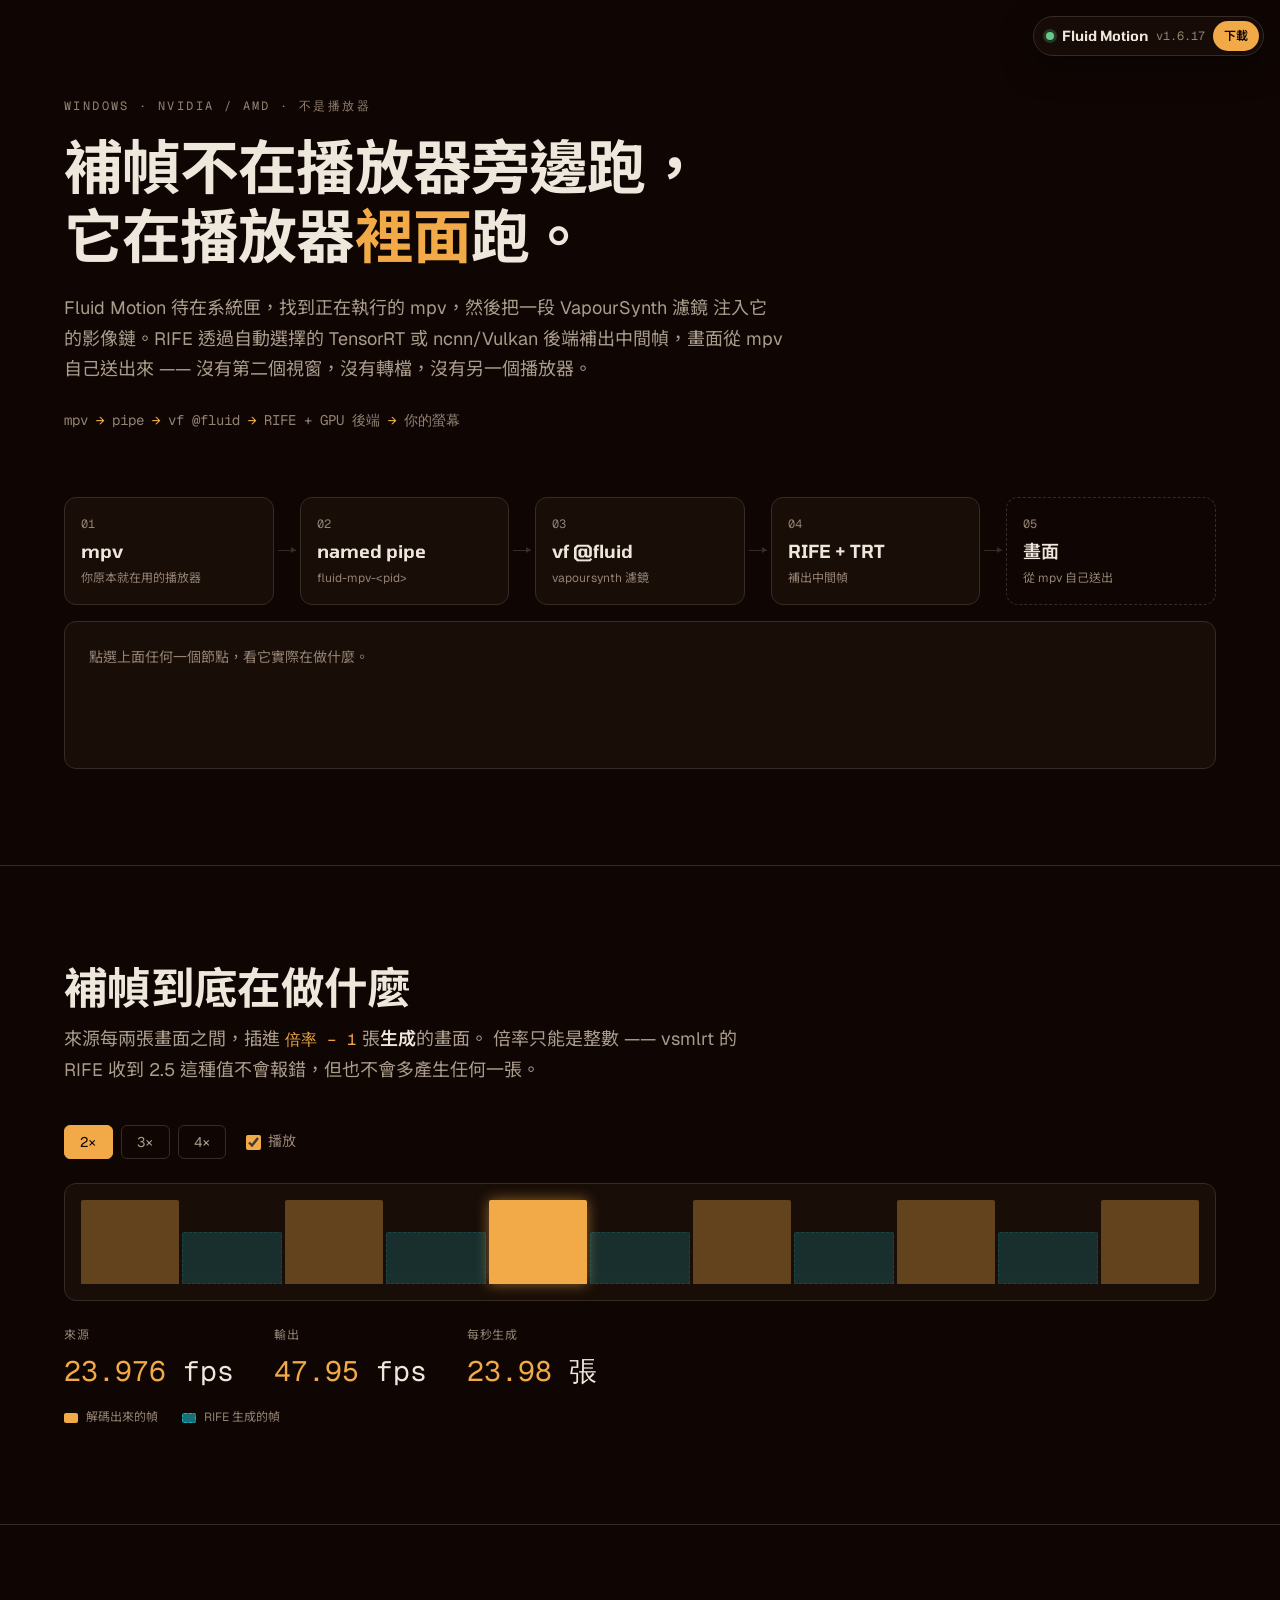
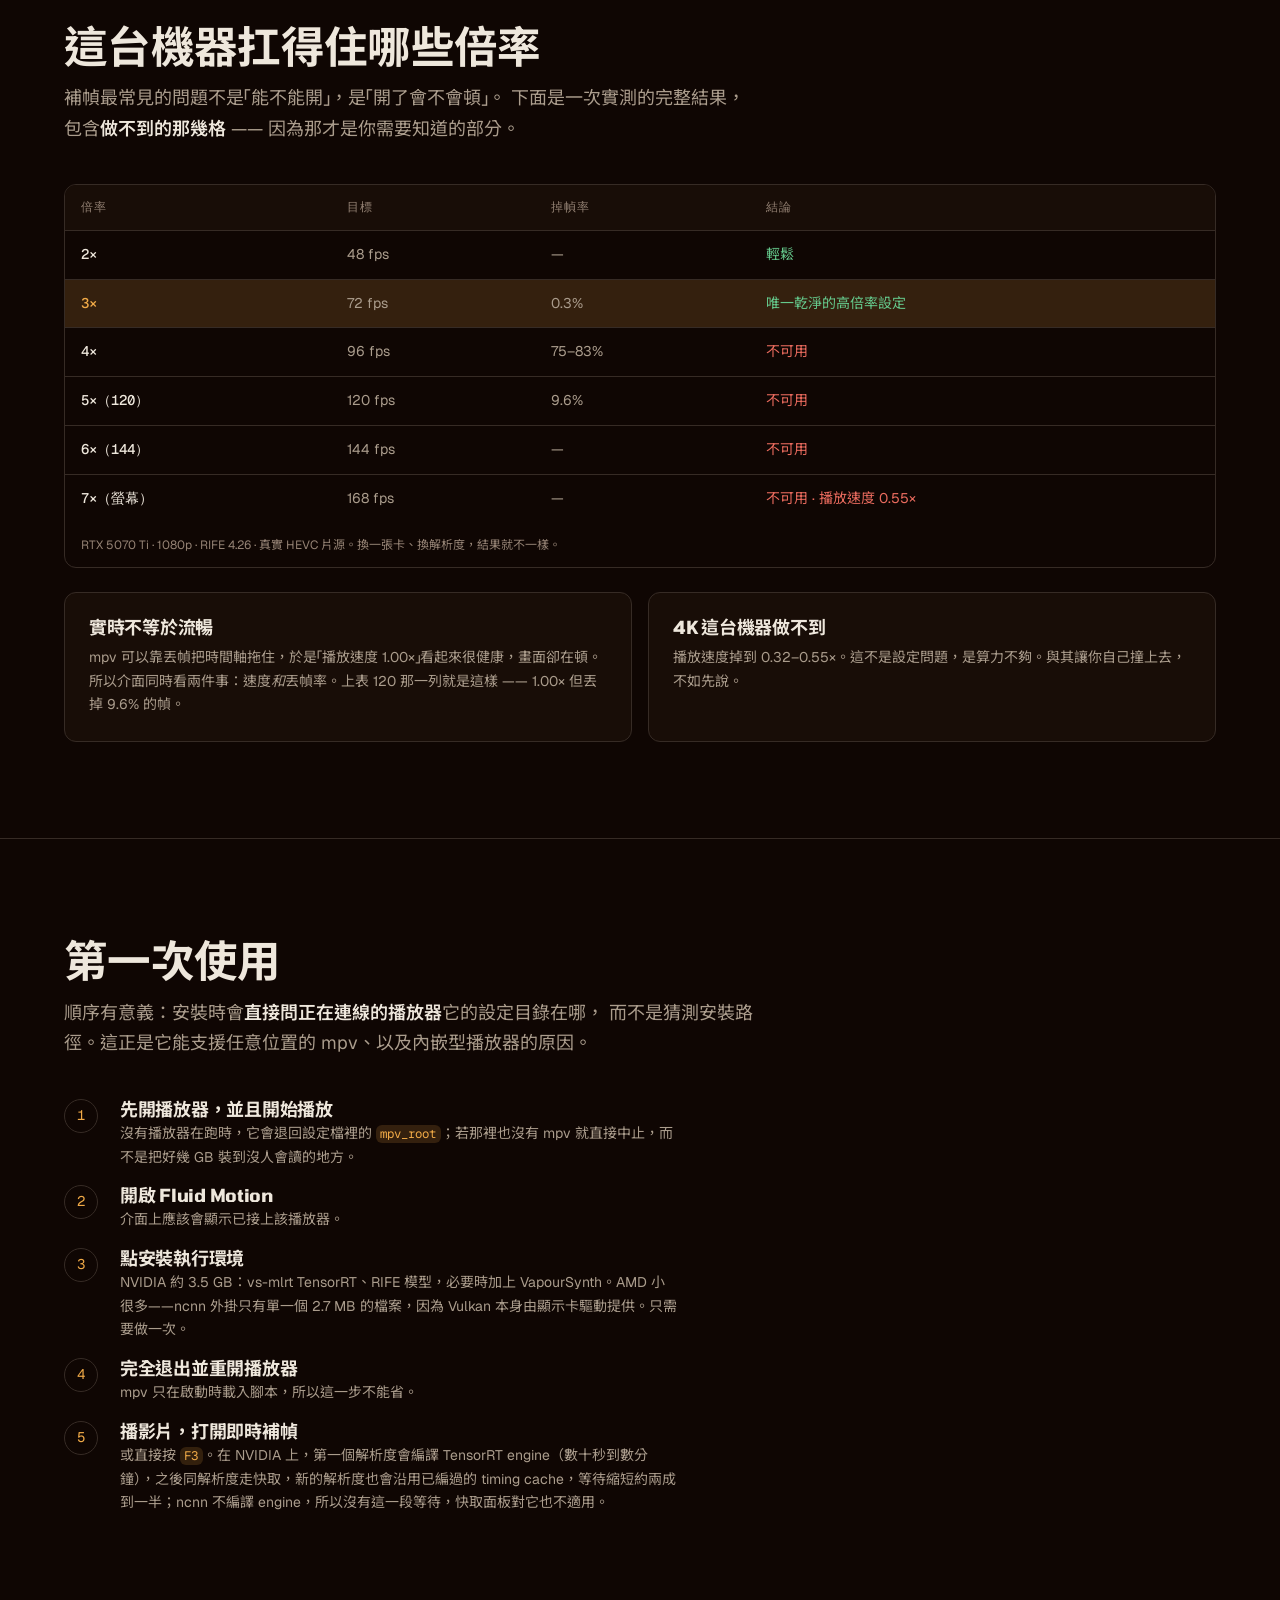
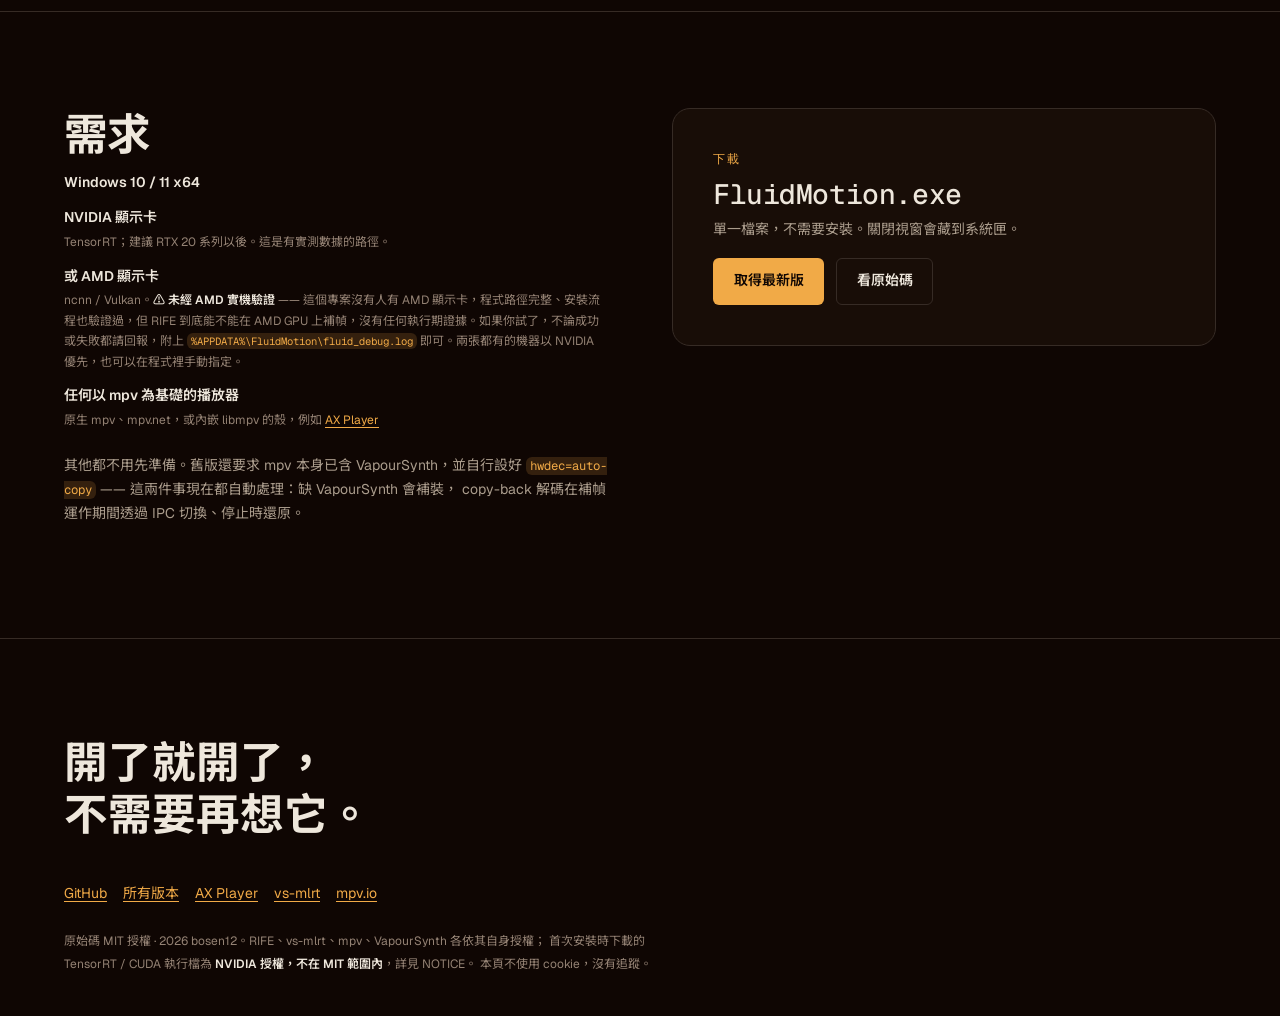
<file: docs/index.html>
<!doctype html>
<html lang="zh-Hant">
<head>
<meta charset="utf-8" />
<meta name="viewport" content="width=device-width, initial-scale=1" />
<title>Fluid Motion — 即時補幀，裝在 mpv 裡面</title>
<meta name="description" content="Windows 的即時補幀管理器：偵測正在跑的 mpv，依 NVIDIA 或 AMD GPU 注入 RIFE 的 VapourSynth 濾鏡，藏在系統匣。不是播放器。" />
<meta property="og:title" content="Fluid Motion" />
<meta property="og:description" content="mpv → pipe → vf @fluid → RIFE + GPU 後端。即時補幀，裝在你已經在用的播放器裡面。" />
<meta property="og:type" content="website" />
<link rel="preconnect" href="https://fonts.googleapis.com" />
<link rel="preconnect" href="https://fonts.gstatic.com" crossorigin />
<link href="https://fonts.googleapis.com/css2?family=Geist+Mono:wght@400;500&family=Geist:wght@400;500;600;700&family=Noto+Sans+TC:wght@400;500;700&family=Tomorrow:wght@500;600;700&display=swap" rel="stylesheet" />
<link rel="stylesheet" href="tokens.css" />
<link rel="stylesheet" href="styles.css" />
</head>
<body>
<!-- Cross-links point at the repos, not the Pages sites: both repos are
     private and GitHub Pages needs a paid plan for those, so the site is
     built but not published. If it goes live, swap these four hrefs for
     https://bosen12.github.io/<repo>/ -- nothing else needs changing. -->

<a class="skip" href="#map">跳到主要內容</a>

<!-- N2 · floating chip: this product lives in a corner of your screen -->
<div class="chip">
  <span class="chip__dot" aria-hidden="true"></span>
  <span class="chip__name">Fluid Motion</span>
  <span class="chip__ver" id="ver-chip">v1.6.17</span>
  <a class="chip__cta" href="https://github.com/bosen12/Fluid_Motion_Player/releases/latest">下載</a>
</div>

<main>

  <!-- Map / Diagram: a small orientation phrase, then the map itself -->
  <section class="lede" id="map">
    <p class="lede__kicker">Windows · NVIDIA / AMD · 不是播放器</p>
    <h1 class="lede__h">補幀不在播放器旁邊跑，<br />它在播放器<span class="hl">裡面</span>跑。</h1>
    <p class="lede__p">
      Fluid Motion 待在系統匣，找到正在執行的 mpv，然後把一段 VapourSynth 濾鏡
      注入它的影像鏈。RIFE 透過自動選擇的 TensorRT 或 ncnn/Vulkan 後端補出中間幀，畫面從 mpv 自己送出來 ——
      沒有第二個視窗，沒有轉檔，沒有另一個播放器。
    </p>
    <p class="lede__path" aria-hidden="true">
      mpv <span>→</span> pipe <span>→</span> vf @fluid <span>→</span> RIFE + GPU 後端 <span>→</span> 你的螢幕
    </p>
  </section>

  <!-- THE MAP -->
  <section class="mapwrap">
    <div class="map" id="pipeline" role="group" aria-label="管線圖，點選節點看說明">
      <button class="node" type="button" data-node="mpv" aria-pressed="false">
        <span class="node__i">01</span>
        <span class="node__t">mpv</span>
        <span class="node__s">你原本就在用的播放器</span>
      </button>
      <span class="edge" aria-hidden="true"></span>
      <button class="node" type="button" data-node="pipe" aria-pressed="false">
        <span class="node__i">02</span>
        <span class="node__t">named pipe</span>
        <span class="node__s">fluid-mpv-&lt;pid&gt;</span>
      </button>
      <span class="edge" aria-hidden="true"></span>
      <button class="node" type="button" data-node="vf" aria-pressed="false">
        <span class="node__i">03</span>
        <span class="node__t">vf @fluid</span>
        <span class="node__s">vapoursynth 濾鏡</span>
      </button>
      <span class="edge" aria-hidden="true"></span>
      <button class="node" type="button" data-node="rife" aria-pressed="false">
        <span class="node__i">04</span>
        <span class="node__t">RIFE + TRT</span>
        <span class="node__s">補出中間幀</span>
      </button>
      <span class="edge" aria-hidden="true"></span>
      <button class="node node--out" type="button" data-node="out" aria-pressed="false">
        <span class="node__i">05</span>
        <span class="node__t">畫面</span>
        <span class="node__s">從 mpv 自己送出</span>
      </button>
    </div>

    <div class="mapnote" id="mapnote" aria-live="polite">
      <p class="mapnote__idle">點選上面任何一個節點，看它實際在做什麼。</p>
    </div>
  </section>

  <!-- Signature: what interpolation actually does -->
  <section class="demo" id="demo">
    <h2 class="sec__h">補幀到底在做什麼</h2>
    <p class="sec__lede">
      來源每兩張畫面之間，插進 <span class="mono">倍率 − 1</span> 張<strong>生成</strong>的畫面。
      倍率只能是整數 —— vsmlrt 的 RIFE 收到 2.5 這種值不會報錯，但也不會多產生任何一張。
    </p>

    <div class="demo__ctl" role="group" aria-label="選擇倍率">
      <button class="seg" type="button" data-multi="2" aria-pressed="true">2×</button>
      <button class="seg" type="button" data-multi="3" aria-pressed="false">3×</button>
      <button class="seg" type="button" data-multi="4" aria-pressed="false">4×</button>
      <label class="demo__play">
        <input type="checkbox" id="play" checked />
        <span>播放</span>
      </label>
    </div>

    <div class="strip" id="strip" aria-hidden="true"></div>

    <dl class="demo__read" id="demo-read">
      <div><dt>來源</dt><dd><span id="r-src">23.976</span> fps</dd></div>
      <div><dt>輸出</dt><dd><span id="r-out">47.95</span> fps</dd></div>
      <div><dt>每秒生成</dt><dd><span id="r-made">23.98</span> 張</dd></div>
    </dl>
    <p class="legend">
      <span class="key key--src"></span>解碼出來的幀
      <span class="key key--made"></span>RIFE 生成的幀
    </p>
  </section>

  <!-- The honest table -->
  <section class="real" id="real">
    <h2 class="sec__h">這台機器扛得住哪些倍率</h2>
    <p class="sec__lede">
      補幀最常見的問題不是「能不能開」，是「開了會不會頓」。
      下面是一次實測的完整結果，包含<strong>做不到的那幾格</strong> ——
      因為那才是你需要知道的部分。
    </p>

    <div class="tablewrap">
      <table class="tbl">
        <caption>RTX 5070 Ti · 1080p · RIFE 4.26 · 真實 HEVC 片源。換一張卡、換解析度，結果就不一樣。</caption>
        <thead>
          <tr><th scope="col">倍率</th><th scope="col">目標</th><th scope="col">掉幀率</th><th scope="col">結論</th></tr>
        </thead>
        <tbody>
          <tr><th scope="row">2×</th><td>48 fps</td><td>—</td><td class="ok">輕鬆</td></tr>
          <tr class="best"><th scope="row">3×</th><td>72 fps</td><td>0.3%</td><td class="ok">唯一乾淨的高倍率設定</td></tr>
          <tr><th scope="row">4×</th><td>96 fps</td><td>75–83%</td><td class="no">不可用</td></tr>
          <tr><th scope="row">5×（120）</th><td>120 fps</td><td>9.6%</td><td class="no">不可用</td></tr>
          <tr><th scope="row">6×（144）</th><td>144 fps</td><td>—</td><td class="no">不可用</td></tr>
          <tr><th scope="row">7×（螢幕）</th><td>168 fps</td><td>—</td><td class="no">不可用 · 播放速度 0.55×</td></tr>
        </tbody>
      </table>
    </div>

    <div class="callouts">
      <article class="callout">
        <h3 class="callout__h">實時不等於流暢</h3>
        <p>mpv 可以靠丟幀把時間軸拖住，於是「播放速度 1.00×」看起來很健康，畫面卻在頓。所以介面同時看兩件事：速度<em>和</em>丟幀率。上表 120 那一列就是這樣 —— 1.00× 但丟掉 9.6% 的幀。</p>
      </article>
      <article class="callout">
        <h3 class="callout__h">4K 這台機器做不到</h3>
        <p>播放速度掉到 0.32–0.55×。這不是設定問題，是算力不夠。與其讓你自己撞上去，不如先說。</p>
      </article>
    </div>
  </section>

  <!-- first run -->
  <section class="steps" id="start">
    <h2 class="sec__h">第一次使用</h2>
    <p class="sec__lede">
      順序有意義：安裝時會<strong>直接問正在連線的播放器</strong>它的設定目錄在哪，
      而不是猜測安裝路徑。這正是它能支援任意位置的 mpv、以及內嵌型播放器的原因。
    </p>
    <ol class="steps__list">
      <li><span class="steps__n">1</span><div><h3>先開播放器，並且開始播放</h3><p>沒有播放器在跑時，它會退回設定檔裡的 <code>mpv_root</code>；若那裡也沒有 mpv 就直接中止，而不是把好幾 GB 裝到沒人會讀的地方。</p></div></li>
      <li><span class="steps__n">2</span><div><h3>開啟 Fluid Motion</h3><p>介面上應該會顯示已接上該播放器。</p></div></li>
      <li><span class="steps__n">3</span><div><h3>點安裝執行環境</h3><p>NVIDIA 約 3.5 GB：vs-mlrt TensorRT、RIFE 模型，必要時加上 VapourSynth。AMD 小很多——ncnn 外掛只有單一個 2.7 MB 的檔案，因為 Vulkan 本身由顯示卡驅動提供。只需要做一次。</p></div></li>
      <li><span class="steps__n">4</span><div><h3>完全退出並重開播放器</h3><p>mpv 只在啟動時載入腳本，所以這一步不能省。</p></div></li>
      <li><span class="steps__n">5</span><div><h3>播影片，打開即時補幀</h3><p>或直接按 <code>F3</code>。在 NVIDIA 上，第一個解析度會編譯 TensorRT engine（數十秒到數分鐘），之後同解析度走快取，新的解析度也會沿用已編過的 timing cache，等待縮短約兩成到一半；ncnn 不編譯 engine，所以沒有這一段等待，快取面板對它也不適用。</p></div></li>
    </ol>
  </section>

  <!-- requirements + get -->
  <section class="get" id="get">
    <div class="get__grid">
      <div>
        <h2 class="sec__h">需求</h2>
        <ul class="req">
          <li><strong>Windows 10 / 11 x64</strong></li>
          <li><strong>NVIDIA 顯示卡</strong><span>TensorRT；建議 RTX 20 系列以後。這是有實測數據的路徑。</span></li>
          <li><strong>或 AMD 顯示卡</strong><span>ncnn / Vulkan。<strong>⚠️ 未經 AMD 實機驗證</strong> —— 這個專案沒有人有 AMD 顯示卡，程式路徑完整、安裝流程也驗證過，但 RIFE 到底能不能在 AMD GPU 上補幀，沒有任何執行期證據。如果你試了，不論成功或失敗都請回報，附上 <code>%APPDATA%\FluidMotion\fluid_debug.log</code> 即可。兩張都有的機器以 NVIDIA 優先，也可以在程式裡手動指定。</span></li>
          <li><strong>任何以 mpv 為基礎的播放器</strong><span>原生 mpv、mpv.net，或內嵌 libmpv 的殼，例如 <a href="https://github.com/bosen12/AX_Player">AX Player</a></span></li>
        </ul>
        <p class="req__note">
          其他都不用先準備。舊版還要求 mpv 本身已含 VapourSynth，並自行設好
          <code>hwdec=auto-copy</code> —— 這兩件事現在都自動處理：缺 VapourSynth 會補裝，
          copy-back 解碼在補幀運作期間透過 IPC 切換、停止時還原。
        </p>
      </div>
      <div class="dl">
        <p class="dl__tag">下載</p>
        <h3 class="dl__h">FluidMotion.exe</h3>
        <p class="dl__d">單一檔案，不需要安裝。關閉視窗會藏到系統匣。</p>
        <a class="btn btn--solid" href="https://github.com/bosen12/Fluid_Motion_Player/releases/latest">取得最新版</a>
        <a class="btn btn--ghost" href="https://github.com/bosen12/Fluid_Motion_Player">看原始碼</a>
      </div>
    </div>
  </section>
</main>

<!-- Ft5 · statement -->
<footer class="close">
  <p class="close__say">開了就開了，<br />不需要再想它。</p>
  <ul class="close__links">
    <li><a href="https://github.com/bosen12/Fluid_Motion_Player">GitHub</a></li>
    <li><a href="https://github.com/bosen12/Fluid_Motion_Player/releases">所有版本</a></li>
    <li><a href="https://github.com/bosen12/AX_Player">AX Player</a></li>
    <li><a href="https://github.com/AmusementClub/vs-mlrt">vs-mlrt</a></li>
    <li><a href="https://mpv.io">mpv.io</a></li>
  </ul>
  <p class="close__fine">
    原始碼 MIT 授權 · 2026 bosen12。RIFE、vs-mlrt、mpv、VapourSynth 各依其自身授權；
    首次安裝時下載的 TensorRT / CUDA 執行檔為 <strong>NVIDIA 授權，不在 MIT 範圍內</strong>，詳見 NOTICE。
    本頁不使用 cookie，沒有追蹤。
  </p>
</footer>

<script src="app.js"></script>
</body>
</html>
</file>
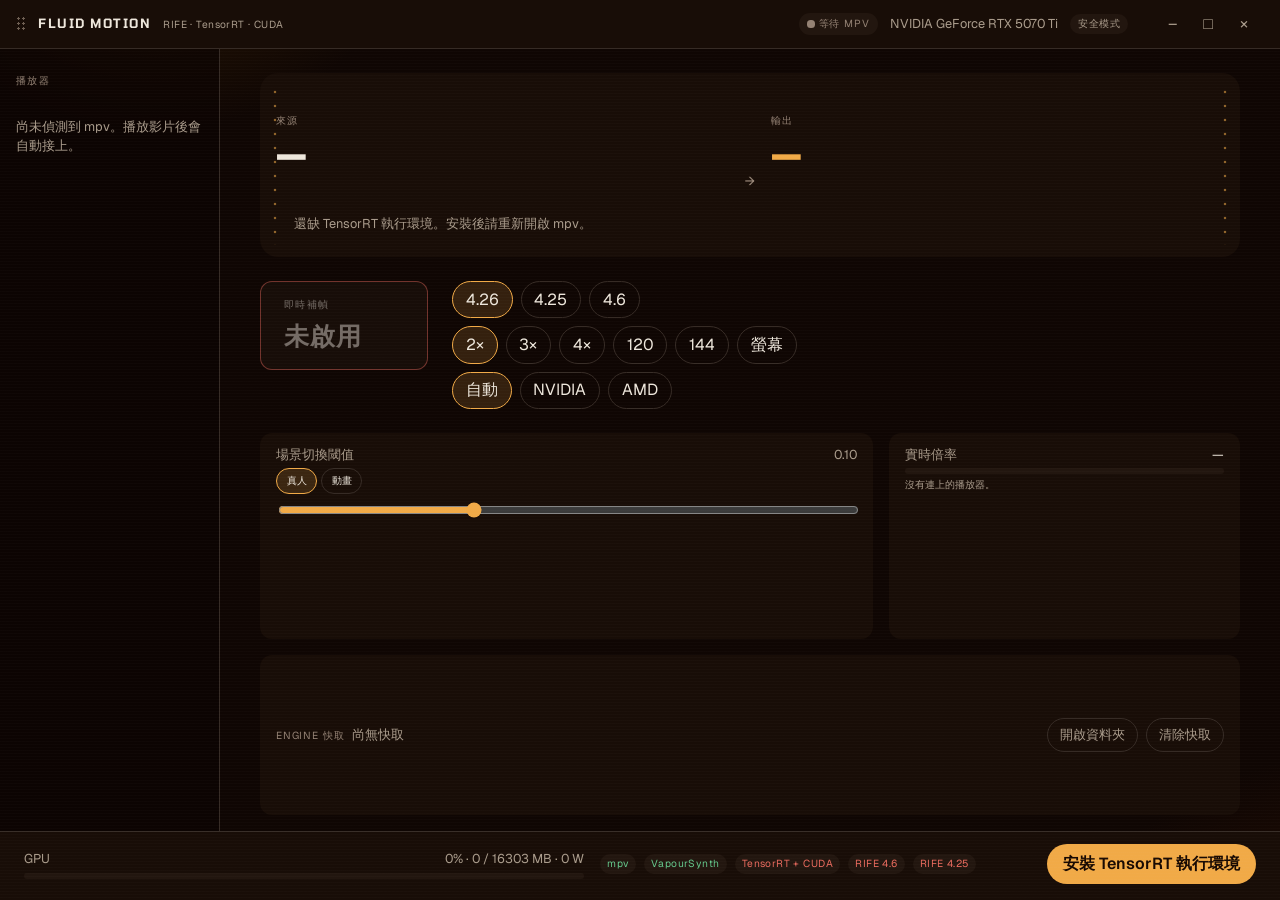
<file: fluid_motion/ui/index.html>
<!DOCTYPE html>
<html lang="zh-Hant">
  <head>
    <meta charset="utf-8" />
    <meta name="viewport" content="width=device-width, initial-scale=1" />
    <meta name="theme-color" content="#16110C" />
    <title>Fluid Motion</title>
    <link rel="preconnect" href="https://fonts.googleapis.com" />
    <link rel="preconnect" href="https://fonts.gstatic.com" crossorigin />
    <link
      href="https://fonts.googleapis.com/css2?family=Geist+Mono:wght@500;600&family=Geist:wght@400;500;600;700&family=Tomorrow:wght@500;600;700&display=swap"
      rel="stylesheet"
    />
    <link rel="stylesheet" href="./styles.css" />
  </head>
  <body>
    <a class="sr-only" href="#main">跳到內容</a>
    <div class="app">
      <header class="titlebar">
        <div class="pywebview-drag-region drag-region" title="拖曳視窗">
          <span class="grip" aria-hidden="true"></span>
          <div class="brand">
            <span class="wordmark" translate="no">Fluid Motion</span>
            <span class="brand-sub" id="brand-backend">RIFE · 自動偵測</span>
          </div>
          <div class="meta">
            <span class="live" id="live" data-on="false"><span class="live-dot" aria-hidden="true"></span><span id="live-text">等待 mpv</span></span>
            <span id="gpu-name">GPU</span>
            <span class="gpu-mode" id="gpu-mode"></span>
          </div>
        </div>
        <div class="window-btns">
          <button type="button" class="win" id="btn-min" aria-label="縮小到系統匣">–</button>
          <button type="button" class="win" id="btn-hide" aria-label="隱藏視窗">□</button>
          <button type="button" class="win" id="btn-quit" aria-label="結束程式">×</button>
        </div>
      </header>

      <div class="stage">
        <aside class="rail">
          <h2>播放器</h2>
          <div class="players" id="players"></div>
        </aside>

        <main class="main" id="main">
          <section class="gate" aria-label="幀率閘門">
            <div class="fps-block">
              <dl>
                <dt>來源</dt>
                <dd id="src-fps" aria-live="polite">—</dd>
              </dl>
            </div>
            <div class="gate-arrow" aria-hidden="true">→</div>
            <div class="fps-block target">
              <dl>
                <dt>輸出</dt>
                <dd id="dst-fps" aria-live="polite">—</dd>
              </dl>
            </div>
            <p class="engine-line" id="engine-line">RIFE · 等待偵測</p>
          </section>

          <section class="controls">
            <button type="button" class="toggle" id="toggle" aria-pressed="false">
              <span class="toggle-kicker">即時補幀</span>
              <span class="toggle-label">未啟用</span>
            </button>
            <div class="chip-stack">
              <div class="profiles" id="models" role="group" aria-label="RIFE 模型"></div>
              <div class="profiles" id="profiles" role="group" aria-label="目標幀率"></div>
              <div class="profiles" id="backends" role="group" aria-label="推論後端"></div>
            </div>
          </section>

          <section class="sliders">
            <div class="field">
              <label for="scene">場景切換閾值 <span id="scene-val">0.10</span></label>
              <div class="scene-presets" id="scene-presets" role="group" aria-label="場景閾值預設"></div>
              <input id="scene" type="range" min="0.04" max="0.22" step="0.01" value="0.10" />
            </div>
            <div class="field realtime-panel">
              <div class="gpu-head">
                <span>實時倍率</span>
                <span id="realtime-stat">—</span>
              </div>
              <div class="bar" aria-hidden="true"><span id="realtime-bar"></span></div>
              <p class="realtime-note" id="realtime-note">播放速度相對於實際時間。1.00× 表示跟得上。</p>
            </div>
            <div class="field cache-panel" id="cache-panel">
              <div class="cache-info">
                <span class="cache-label">Engine 快取</span>
                <span id="cache-stat">—</span>
              </div>
              <div class="cache-actions">
                <button type="button" id="cache-open">開啟資料夾</button>
                <button type="button" id="cache-clear">清除快取</button>
              </div>
            </div>
          </section>
        </main>
      </div>

      <footer class="footer-bar">
        <div class="gpu-meter">
          <div class="gpu-head">
            <span>GPU</span>
            <span id="gpu-stat">—</span>
          </div>
          <div class="bar" aria-hidden="true"><span id="gpu-bar"></span></div>
        </div>
        <div class="checks" id="checks"></div>
        <div class="setup">
          <button type="button" id="setup" hidden><span>安裝執行環境</span></button>
        </div>
      </footer>
    </div>
    <div class="toast" id="toast" role="status" aria-live="polite"></div>
    <script src="./app.js"></script>
  </body>
</html>
</file>
<file: docs/tokens.css>
/* Hallmark · pre-emit critique: P5 H5 E5 S5 R4 V5
 * Hallmark · genre: atmospheric · macrostructure: Map / Diagram
 * tone: 技術 / 儀表 · theme: inherited from the app's own tokens.css
 * nav: N2 floating chip (a tray app lives in a corner) · footer: Ft5 statement
 * enrichment: Tier-B hand-built SVG pipeline + Tier-A interpolation demo
 * audience: 用 mpv + NVIDIA 的人 · use: 看懂管線 / 判斷跑不跑得動 / 下載
 * fonts: Tomorrow + Geist + Geist Mono (locked) + Noto Sans TC for 中文
 *
 * The colour and type tokens below are lifted verbatim from the app's
 * fluid_motion/ui/tokens.css. The site has to be the colour the product is.
 * The sibling AX Player site shares that palette by design -- the two are
 * separated by macrostructure, type and structure, not by hue.
 *
 * Additions the app does not need are grouped at the end and marked.
 */
:root {
  --color-paper: oklch(13.4% 0.02 48);
  --color-paper-2: oklch(17.2% 0.022 48);
  --color-paper-3: oklch(21.4% 0.024 50);
  --color-ink: oklch(93% 0.016 78);
  --color-muted: oklch(70% 0.028 70);
  --color-accent: oklch(79% 0.14 72);
  --color-accent-dim: oklch(79% 0.14 72 / 0.16);
  --color-focus: oklch(79% 0.14 72);
  --color-live: oklch(76% 0.13 155);
  --color-danger: oklch(68% 0.16 28);
  --color-rule: oklch(30% 0.02 50);

  /* The app's --color-faint is oklch(52% 0.03 60). On this page it carries
     12px captions and legends, where it measured under WCAG AA on both
     paper and paper-2. Raised until both clear 4.5:1. Web-only; the app's
     own value is untouched. */
  --color-faint: oklch(62% 0.03 60);

  --font-display: "Tomorrow", "Noto Sans TC", ui-sans-serif, sans-serif;
  --font-body: "Geist", "Noto Sans TC", ui-sans-serif, sans-serif;
  --font-outlier: "Geist Mono", ui-monospace, monospace;

  --space-3xs: 0.125rem;
  --space-2xs: 0.25rem;
  --space-xs: 0.5rem;
  --space-sm: 0.75rem;
  --space-md: 1rem;
  --space-lg: 1.5rem;
  --space-xl: 2.5rem;
  --space-2xl: 4rem;
  --space-3xl: 6rem;

  --text-xs: 0.75rem;
  --text-sm: 0.875rem;
  --text-base: 1rem;
  --text-md: 1.125rem;
  --text-lg: 1.375rem;
  --text-xl: 1.75rem;
  --text-2xl: 2.25rem;
  --text-3xl: clamp(2rem, 3.4vw, 3rem);
  --text-display: clamp(2.25rem, 4.6vw, 4rem);

  --radius-sm: 6px;
  --radius-md: 12px;
  --radius-lg: 18px;
  --rule-hair: 1px;

  --ease-out: cubic-bezier(0.16, 1, 0.3, 1);
  --ease-in: cubic-bezier(0.7, 0, 0.84, 0);
  --ease-in-out: cubic-bezier(0.65, 0, 0.35, 1);
  --dur-micro: 120ms;
  --dur-short: 180ms;
  --dur-mid: 280ms;

  --z-base: 1;
  --z-raised: 10;
  --z-sticky: 200;
  --z-modal: 400;

  /* --- site-only --- */
  --color-source: oklch(79% 0.14 72);        /* a decoded frame */
  --color-made: oklch(70% 0.115 205);        /* a frame RIFE invented */
  --measure: 62ch;
}
</file>
<file: docs/styles.css>
/* Hallmark · macrostructure: Map / Diagram · tone: 技術/儀表 · anchor hue: amber 72
 * Palette + type inherited from fluid_motion/ui/tokens.css -- see tokens.css.
 */

*, *::before, *::after { box-sizing: border-box; }

html, body {
  margin: 0;
  padding: 0;
  overflow-x: clip;                 /* gate 34 */
  background: var(--color-paper);
}
html { scroll-behavior: smooth; }
@media (prefers-reduced-motion: reduce) { html { scroll-behavior: auto; } }

body {
  font-family: var(--font-body);
  font-size: var(--text-base);
  line-height: 1.7;
  color: var(--color-muted);
  -webkit-font-smoothing: antialiased;
}

h1, h2, h3 {
  font-family: var(--font-display);
  font-style: normal;               /* gate 38a */
  font-weight: 700;
  color: var(--color-ink);
  line-height: 1.16;
  letter-spacing: -0.015em;
  overflow-wrap: anywhere;          /* gate 51 */
  min-width: 0;
  margin: 0;
}

p { margin: 0 0 var(--space-md); }
strong { color: var(--color-ink); font-weight: 600; }
em { font-style: italic; }

code, .mono {
  font-family: var(--font-outlier);
  font-size: 0.88em;
  color: var(--color-accent);
  overflow-wrap: anywhere;
}
code { background: var(--color-accent-dim); padding: 0.1em 0.36em; border-radius: var(--radius-sm); }

a { color: var(--color-accent); text-underline-offset: 3px; }
a:hover { color: var(--color-ink); }

:focus-visible { outline: 2px solid var(--color-focus); outline-offset: 3px; border-radius: var(--radius-sm); }

.skip { position: absolute; left: -9999px; top: 0; background: var(--color-accent); color: var(--color-paper); padding: var(--space-xs) var(--space-md); z-index: var(--z-modal); }
.skip:focus { left: var(--space-md); top: var(--space-md); }

main { display: block; }

section {
  padding-inline: clamp(var(--space-md), 5vw, var(--space-3xl));
  max-width: 1320px;
  margin-inline: auto;
}

.sec__h { font-size: var(--text-3xl); margin-block-end: var(--space-sm); }
.sec__lede { max-width: 58ch; font-size: var(--text-md); margin-block-end: var(--space-xl); }

/* ---------- N2 · floating chip ---------- */

.chip {
  position: fixed;
  inset-block-start: var(--space-md);
  inset-inline-end: var(--space-md);
  z-index: var(--z-sticky);
  display: flex;
  align-items: center;
  gap: var(--space-xs);
  padding: var(--space-2xs) var(--space-2xs) var(--space-2xs) var(--space-sm);
  background: color-mix(in oklab, var(--color-paper-2) 88%, transparent);
  backdrop-filter: blur(10px);
  border: var(--rule-hair) solid var(--color-rule);
  border-radius: 999px;
  box-shadow: 0 10px 30px oklch(0% 0 0 / 0.5);
}

.chip__dot { width: 8px; height: 8px; border-radius: 50%; background: var(--color-live); box-shadow: 0 0 0 3px color-mix(in oklab, var(--color-live) 22%, transparent); }
.chip__name { font-family: var(--font-display); font-weight: 600; font-size: var(--text-sm); color: var(--color-ink); white-space: nowrap; }
.chip__ver { font-family: var(--font-outlier); font-size: var(--text-xs); color: var(--color-faint); white-space: nowrap; }
.chip__cta {
  font-size: var(--text-xs);
  font-weight: 600;
  text-decoration: none;
  background: var(--color-accent);
  color: var(--color-paper);
  padding: 0.42em 0.9em;
  border-radius: 999px;
  white-space: nowrap;              /* gate 49 */
  transition: background-color var(--dur-short) var(--ease-out);
}
.chip__cta:hover { background: var(--color-ink); color: var(--color-paper); }

/* ---------- orientation ---------- */

.lede { padding-block: clamp(var(--space-2xl), 12vh, var(--space-3xl)) var(--space-xl); }

.lede__kicker {
  font-family: var(--font-outlier);
  font-size: var(--text-xs);
  letter-spacing: 0.2em;
  text-transform: uppercase;
  color: var(--color-faint);
  margin-block-end: var(--space-md);
}

.lede__h { font-size: var(--text-display); max-width: 20ch; margin-block-end: var(--space-lg); }
.hl { color: var(--color-accent); }

.lede__p { max-width: 60ch; font-size: var(--text-md); }

.lede__path {
  font-family: var(--font-outlier);
  font-size: var(--text-sm);
  color: var(--color-faint);
  display: flex;
  flex-wrap: wrap;
  gap: var(--space-xs);
  margin: var(--space-lg) 0 0;
}
.lede__path span { color: var(--color-accent); }

/* ---------- the map ---------- */

.mapwrap { padding-block: var(--space-lg) var(--space-3xl); }

.map {
  display: flex;
  align-items: stretch;
  gap: var(--space-2xs);
  flex-wrap: wrap;
}

.node {
  flex: 1 1 150px;
  min-width: 0;
  display: grid;
  gap: var(--space-3xs);
  align-content: start;
  text-align: start;
  padding: var(--space-md);
  background: var(--color-paper-2);
  border: var(--rule-hair) solid var(--color-rule);
  border-radius: var(--radius-md);
  font: inherit;
  color: inherit;
  cursor: pointer;
  transition: border-color var(--dur-short) var(--ease-out),
              background-color var(--dur-short) var(--ease-out),
              transform var(--dur-micro) var(--ease-out);
}
.node:hover { border-color: var(--color-accent); background: var(--color-paper-3); }
.node:active { transform: translateY(1px); }
.node[aria-pressed="true"] { border-color: var(--color-accent); background: var(--color-paper-3); }
.node[aria-pressed="true"] .node__t { color: var(--color-accent); }
.node--out { background: transparent; border-style: dashed; }

.node__i { font-family: var(--font-outlier); font-size: var(--text-xs); color: var(--color-faint); }
.node__t { font-family: var(--font-display); font-weight: 600; font-size: var(--text-md); color: var(--color-ink); }
.node__s { font-size: var(--text-xs); color: var(--color-faint); line-height: 1.6; }

.edge { flex: 0 0 auto; align-self: center; width: 18px; height: var(--rule-hair); background: var(--color-rule); position: relative; }
.edge::after {
  content: "";
  position: absolute;
  inset-inline-end: 0;
  inset-block-start: -3px;
  border-inline-start: 5px solid var(--color-rule);
  border-block: 3.5px solid transparent;
}

.mapnote {
  margin-block-start: var(--space-md);
  padding: var(--space-lg);
  border: var(--rule-hair) solid var(--color-rule);
  border-radius: var(--radius-md);
  background: var(--color-paper-2);
  min-height: 148px;
}
.mapnote__idle { color: var(--color-faint); font-size: var(--text-sm); margin: 0; }
.mapnote h3 { font-size: var(--text-lg); margin-block-end: var(--space-xs); }
.mapnote p { max-width: var(--measure); margin-block-end: 0; font-size: var(--text-sm); }
.mapnote p + p { margin-block-start: var(--space-sm); }

/* ---------- interpolation demo ---------- */

.demo { padding-block: var(--space-3xl); border-block-start: var(--rule-hair) solid var(--color-rule); }

.demo__ctl { display: flex; align-items: center; gap: var(--space-xs); flex-wrap: wrap; margin-block-end: var(--space-lg); }

.seg {
  font-family: var(--font-outlier);
  font-size: var(--text-sm);
  padding: 0.5em 1.1em;
  border: var(--rule-hair) solid var(--color-rule);
  border-radius: var(--radius-sm);
  background: transparent;
  color: var(--color-muted);
  cursor: pointer;
  white-space: nowrap;
  transition: border-color var(--dur-short) var(--ease-out), color var(--dur-short) var(--ease-out), background-color var(--dur-short) var(--ease-out);
}
.seg:hover { border-color: var(--color-accent); color: var(--color-ink); }
.seg[aria-pressed="true"] { background: var(--color-accent); border-color: var(--color-accent); color: var(--color-paper); }

.demo__play { display: inline-flex; align-items: center; gap: var(--space-2xs); font-size: var(--text-sm); color: var(--color-faint); margin-inline-start: var(--space-xs); cursor: pointer; }
.demo__play input { accent-color: var(--color-accent); width: 15px; height: 15px; }

.strip {
  display: flex;
  align-items: flex-end;
  gap: 3px;
  height: 118px;
  padding: var(--space-md);
  border: var(--rule-hair) solid var(--color-rule);
  border-radius: var(--radius-md);
  background: var(--color-paper-2);
  overflow: hidden;
}

.tick {
  flex: 1 1 0;
  min-width: 0;
  border-radius: 2px 2px 0 0;
  transition: opacity var(--dur-short) var(--ease-out);
}
.tick--src { background: var(--color-source); height: 100%; }
.tick--made { background: color-mix(in oklab, var(--color-made) 62%, transparent); border: var(--rule-hair) dashed var(--color-made); height: 62%; }
.tick[data-lit="true"] { opacity: 1; box-shadow: 0 0 14px color-mix(in oklab, var(--color-accent) 55%, transparent); }
.tick[data-lit="false"] { opacity: 0.34; }

.demo__read { display: flex; flex-wrap: wrap; gap: var(--space-xl); margin: var(--space-lg) 0 var(--space-sm); }
.demo__read > div { display: grid; gap: var(--space-3xs); }
.demo__read dt { font-size: var(--text-xs); color: var(--color-faint); letter-spacing: 0.06em; }
.demo__read dd { margin: 0; font-family: var(--font-outlier); font-size: var(--text-xl); color: var(--color-ink); }
.demo__read dd span { color: var(--color-accent); }

.legend { display: flex; align-items: center; gap: var(--space-xs); flex-wrap: wrap; font-size: var(--text-xs); color: var(--color-faint); margin: 0; }
.key { width: 14px; height: 10px; border-radius: 2px; display: inline-block; }
.key--src { background: var(--color-source); }
.key--made { background: color-mix(in oklab, var(--color-made) 62%, transparent); border: var(--rule-hair) dashed var(--color-made); }
.legend .key + .key { margin-inline-start: var(--space-md); }

/* ---------- the table ---------- */

.real { padding-block: var(--space-3xl); border-block-start: var(--rule-hair) solid var(--color-rule); }

.tablewrap { overflow-x: auto; border: var(--rule-hair) solid var(--color-rule); border-radius: var(--radius-md); }

.tbl { width: 100%; border-collapse: collapse; font-size: var(--text-sm); min-width: 460px; }
.tbl caption { caption-side: bottom; text-align: start; padding: var(--space-sm) var(--space-md); font-size: var(--text-xs); color: var(--color-faint); line-height: 1.7; }
.tbl th, .tbl td { padding: var(--space-sm) var(--space-md); text-align: start; border-block-end: var(--rule-hair) solid var(--color-rule); }
.tbl thead th { font-family: var(--font-outlier); font-size: var(--text-xs); letter-spacing: 0.08em; color: var(--color-faint); font-weight: 500; background: var(--color-paper-2); }
.tbl tbody th { font-family: var(--font-outlier); color: var(--color-ink); font-weight: 500; white-space: nowrap; }
.tbl tbody tr:last-child th, .tbl tbody tr:last-child td { border-block-end: none; }
.tbl .best { background: var(--color-accent-dim); }
.tbl .best th { color: var(--color-accent); }
.ok { color: var(--color-live); }
.no { color: var(--color-danger); }

.callouts { display: grid; grid-template-columns: repeat(auto-fit, minmax(min(280px, 100%), 1fr)); gap: var(--space-md); margin-block-start: var(--space-lg); }
.callout { padding: var(--space-lg); border: var(--rule-hair) solid var(--color-rule); border-radius: var(--radius-md); background: var(--color-paper-2); }
.callout__h { font-size: var(--text-md); margin-block-end: var(--space-xs); }
.callout p { font-size: var(--text-sm); margin-block-end: 0; }

/* ---------- steps ---------- */

.steps { padding-block: var(--space-3xl); border-block-start: var(--rule-hair) solid var(--color-rule); }
.steps__list { list-style: none; margin: 0; padding: 0; display: grid; gap: var(--space-md); counter-reset: none; }
.steps__list li { display: grid; grid-template-columns: 40px minmax(0, 1fr); gap: var(--space-md); align-items: start; }
.steps__n {
  font-family: var(--font-outlier);
  font-size: var(--text-sm);
  color: var(--color-accent);
  border: var(--rule-hair) solid var(--color-rule);
  border-radius: 50%;
  width: 34px; height: 34px;
  display: grid; place-items: center;
}
.steps__list h3 { font-size: var(--text-md); margin-block-end: var(--space-3xs); }
.steps__list p { font-size: var(--text-sm); max-width: var(--measure); margin-block-end: 0; }

/* ---------- get ---------- */

.get { padding-block: var(--space-3xl); border-block-start: var(--rule-hair) solid var(--color-rule); }
.get__grid { display: grid; grid-template-columns: repeat(auto-fit, minmax(min(320px, 100%), 1fr)); gap: var(--space-2xl); align-items: start; }

.req { list-style: none; margin: 0 0 var(--space-lg); padding: 0; display: grid; gap: var(--space-sm); }
.req li { display: grid; gap: var(--space-3xs); font-size: var(--text-sm); }
.req span { color: var(--color-faint); font-size: var(--text-xs); }
.req__note { font-size: var(--text-sm); max-width: var(--measure); }

.dl { padding: var(--space-xl); border: var(--rule-hair) solid var(--color-rule); border-radius: var(--radius-lg); background: var(--color-paper-2); }
.dl__tag { font-family: var(--font-outlier); font-size: var(--text-xs); letter-spacing: 0.2em; text-transform: uppercase; color: var(--color-accent); margin-block-end: var(--space-xs); }
.dl__h { font-family: var(--font-outlier); font-weight: 500; font-size: var(--text-xl); margin-block-end: var(--space-xs); }
.dl__d { font-size: var(--text-sm); }

.btn {
  display: inline-flex; align-items: center; justify-content: center;
  white-space: nowrap;                     /* gate 49 */
  font-weight: 600; font-size: var(--text-sm);
  padding: 0.75em 1.4em; border-radius: var(--radius-sm);
  border: var(--rule-hair) solid transparent; text-decoration: none; cursor: pointer;
  transition: background-color var(--dur-short) var(--ease-out), border-color var(--dur-short) var(--ease-out), color var(--dur-short) var(--ease-out), transform var(--dur-micro) var(--ease-out);
}
.btn--solid { background: var(--color-accent); color: var(--color-paper); }
.btn--solid:hover { background: var(--color-ink); color: var(--color-paper); }
.btn--ghost { border-color: var(--color-rule); color: var(--color-ink); margin-inline-start: var(--space-xs); }
.btn--ghost:hover { border-color: var(--color-accent); color: var(--color-accent); }
.btn:active { transform: translateY(1px); }

/* ---------- Ft5 · statement ---------- */

.close {
  padding-inline: clamp(var(--space-md), 5vw, var(--space-3xl));
  padding-block: var(--space-3xl) var(--space-xl);
  max-width: 1320px; margin-inline: auto;
  border-block-start: var(--rule-hair) solid var(--color-rule);
}
.close__say {
  font-family: var(--font-display);
  font-weight: 700;
  font-style: normal;
  font-size: var(--text-3xl);
  line-height: 1.2;
  color: var(--color-ink);
  max-width: 18ch;
  margin-block-end: var(--space-xl);
}
.close__links { list-style: none; margin: 0 0 var(--space-lg); padding: 0; display: flex; flex-wrap: wrap; gap: var(--space-md); }
.close__links a { font-size: var(--text-sm); white-space: nowrap; }
.close__fine { font-size: var(--text-xs); color: var(--color-faint); max-width: 78ch; line-height: 1.9; margin: 0; }

/* ---------- responsive ---------- */

@media (max-width: 780px) {
  .map { flex-direction: column; }
  .edge { width: var(--rule-hair); height: 16px; align-self: start; margin-inline-start: var(--space-lg); }
  .edge::after { inset-inline-end: -3px; inset-block-start: auto; inset-block-end: 0; border-inline: 3.5px solid transparent; border-block-start: 5px solid var(--color-rule); border-inline-start: none; border-block-end: none; }
  .node { flex: 1 1 auto; }
  .btn--ghost { margin-inline-start: 0; margin-block-start: var(--space-xs); }
  .demo__read { gap: var(--space-lg); }
}

@media (max-width: 460px) {
  .chip__ver { display: none; }
  .strip { height: 92px; padding: var(--space-sm); }
  .steps__list li { grid-template-columns: 34px minmax(0, 1fr); gap: var(--space-sm); }
}

@media (prefers-reduced-motion: reduce) {
  *, *::before, *::after {
    animation-duration: 0.01ms !important;
    animation-iteration-count: 1 !important;
    transition-duration: 0.01ms !important;
  }
}
</file>
<file: fluid_motion/ui/styles.css>
@import url("./tokens.css");

/* Hallmark · macrostructure: Workbench · tone: technical · anchor hue: amber 72 */

html,
body {
  overflow-x: clip;
  height: 100%;
}

* {
  box-sizing: border-box;
}

html {
  color-scheme: dark;
}

body {
  margin: 0;
  min-height: 100%;
  font-family: var(--font-body);
  font-size: var(--text-base);
  line-height: 1.5;
  color: var(--color-ink);
  background: var(--color-paper);
  background-image:
    radial-gradient(28% 32% at 12% -8%, oklch(42% 0.1 72 / 0.28), transparent 70%),
    radial-gradient(36% 40% at 108% 112%, oklch(28% 0.08 48 / 0.45), transparent 72%);
  background-attachment: fixed;
}

body::before {
  content: "";
  position: fixed;
  inset: 0;
  pointer-events: none;
  opacity: 0.045;
  background-image: repeating-linear-gradient(
    0deg,
    transparent,
    transparent 2px,
    oklch(100% 0 0 / 0.4) 2px,
    oklch(100% 0 0 / 0.4) 3px
  );
  z-index: var(--z-base);
}

button,
input {
  font: inherit;
  color: inherit;
}

button {
  touch-action: manipulation;
  -webkit-tap-highlight-color: transparent;
}

:focus-visible {
  outline: 2px solid var(--color-focus);
  outline-offset: 3px;
}

.app {
  display: grid;
  grid-template-rows: auto 1fr auto;
  min-height: 100%;
  min-width: 0;
}

.titlebar {
  display: grid;
  grid-template-columns: 1fr auto;
  align-items: stretch;
  gap: var(--space-sm);
  padding: 0 var(--space-xs) 0 0;
  background: var(--color-paper-2);
  border-bottom: 1px solid var(--color-rule);
  z-index: var(--z-sticky);
  user-select: none;
}

.drag-region {
  display: grid;
  grid-template-columns: auto 1fr auto;
  align-items: center;
  gap: var(--space-sm);
  min-width: 0;
  min-height: 48px;
  padding: var(--space-sm) var(--space-md);
  cursor: grab;
}

.drag-region:active {
  cursor: grabbing;
}

.grip {
  width: 10px;
  height: 16px;
  background-image: radial-gradient(circle, var(--color-faint) 1.1px, transparent 1.25px);
  background-size: 5px 5px;
  opacity: 0.7;
}

.titlebar button,
.window-btns {
  cursor: pointer;
}

.brand {
  display: flex;
  align-items: baseline;
  gap: var(--space-sm);
  min-width: 0;
}

.wordmark {
  font-family: var(--font-display);
  font-weight: 600;
  font-style: normal;
  letter-spacing: 0.12em;
  text-transform: uppercase;
  font-size: var(--text-sm);
}

.brand-sub {
  color: var(--color-muted);
  font-size: var(--text-xs);
  letter-spacing: 0.04em;
}

.meta {
  display: flex;
  align-items: center;
  gap: var(--space-sm);
  color: var(--color-muted);
  font-size: var(--text-sm);
}

.live {
  display: inline-flex;
  align-items: center;
  gap: var(--space-2xs);
  padding: 0.2rem 0.55rem;
  border-radius: 999px;
  background: oklch(76% 0.13 155 / 0.12);
  color: var(--color-live);
  font-size: var(--text-xs);
  letter-spacing: 0.08em;
  text-transform: uppercase;
}

.live[data-on="false"] {
  background: var(--color-paper-3);
  color: var(--color-faint);
}

.live-dot {
  width: 0.45rem;
  height: 0.45rem;
  border-radius: 50%;
  background: currentColor;
}

.gpu-mode {
  font-size: var(--text-xs);
  letter-spacing: 0.04em;
  padding: 0.15rem 0.5rem;
  border-radius: 999px;
  background: var(--color-paper-3);
  color: var(--color-muted);
}

.gpu-mode:empty {
  display: none;
}

.gpu-mode[data-mode="fast"] {
  color: var(--color-live);
}

.window-btns {
  display: flex;
  align-items: center;
  gap: var(--space-2xs);
  padding-right: var(--space-sm);
}

.win {
  width: 32px;
  height: 32px;
  border: 0;
  border-radius: var(--radius-sm);
  background: transparent;
  color: var(--color-muted);
  cursor: pointer;
  display: grid;
  place-items: center;
  transition: background-color var(--dur-short) var(--ease-out), color var(--dur-short) var(--ease-out);
}

.win:hover,
.win.is-hover {
  background: var(--color-paper-3);
  color: var(--color-ink);
}

.win:active,
.win.is-active {
  transform: translateY(1px);
}

.win[disabled],
.win.is-disabled {
  opacity: 0.4;
  pointer-events: none;
}

.stage {
  display: grid;
  grid-template-columns: 220px 1fr;
  min-width: 0;
  min-height: 0;
}

.rail {
  padding: var(--space-lg) var(--space-md);
  border-right: 1px solid var(--color-rule);
  background: oklch(12% 0.018 48 / 0.65);
  min-width: 0;
}

.rail h2 {
  margin: 0 0 var(--space-md);
  font-family: var(--font-body);
  font-size: var(--text-xs);
  font-weight: 500;
  font-style: normal;
  letter-spacing: 0.14em;
  text-transform: uppercase;
  color: var(--color-faint);
}

.players {
  display: flex;
  flex-direction: column;
  gap: var(--space-xs);
}

.player {
  padding: var(--space-sm);
  border-radius: var(--radius-md);
  background: var(--color-paper-2);
  border: 1px solid transparent;
  min-width: 0;
}

.player[data-active="true"] {
  border-color: oklch(79% 0.14 72 / 0.45);
}

.player-name {
  display: flex;
  justify-content: space-between;
  gap: var(--space-xs);
  font-weight: 600;
}

.player[data-blocked="true"] {
  border-color: oklch(58% 0.15 28 / 0.5);
}

.player-note {
  margin-top: var(--space-3xs);
  font-size: var(--text-sm);
  color: var(--color-muted);
  line-height: 1.45;
}

.player-note[data-kind="blocked"] {
  color: oklch(70% 0.14 28);
}

.player-dir {
  color: var(--color-faint);
  word-break: break-all;
}

.player-media {
  margin-top: var(--space-3xs);
  color: var(--color-muted);
  font-size: var(--text-sm);
  overflow: hidden;
  text-overflow: ellipsis;
  white-space: nowrap;
  min-width: 0;
}

.empty {
  color: var(--color-muted);
  font-size: var(--text-sm);
}

.main {
  padding: var(--space-lg) var(--space-xl) var(--space-md);
  min-width: 0;
  display: grid;
  grid-template-rows: auto auto 1fr;
  gap: var(--space-lg);
}

.gate {
  display: grid;
  grid-template-columns: 1fr auto 1fr;
  align-items: end;
  gap: var(--space-md);
  padding: var(--space-lg) var(--space-md);
  background: var(--color-paper-2);
  border-radius: var(--radius-lg);
  position: relative;
}

.gate::before,
.gate::after {
  content: "";
  position: absolute;
  top: 12px;
  bottom: 12px;
  width: 10px;
  background-image: radial-gradient(circle, var(--color-accent) 1.4px, transparent 1.6px);
  background-size: 10px 14px;
  opacity: 0.55;
}

.gate::before {
  left: 10px;
}

.gate::after {
  right: 10px;
}

.fps-block {
  min-width: 0;
}

.fps-block dt {
  margin: 0;
  font-size: var(--text-xs);
  letter-spacing: 0.12em;
  text-transform: uppercase;
  color: var(--color-faint);
}

.fps-block dd {
  margin: 0;
  font-family: var(--font-outlier);
  font-size: clamp(2rem, 4vw, 3.2rem);
  font-weight: 600;
  font-variant-numeric: tabular-nums;
  letter-spacing: -0.04em;
  line-height: 1.05;
  overflow-wrap: anywhere;
}

.fps-block.target dd {
  color: var(--color-accent);
  transition: color var(--dur-short) var(--ease-out);
}

.fps-block.target.is-bad dd,
#dst-fps.is-bad {
  color: var(--color-danger);
}

.gate-arrow {
  color: var(--color-faint);
  padding-bottom: 0.35rem;
  font-family: var(--font-outlier);
}

.engine-line {
  grid-column: 1 / -1;
  margin: 0;
  padding-left: 18px;
  color: var(--color-muted);
  font-size: var(--text-sm);
}

.engine-line.is-bad {
  color: var(--color-danger);
}

.engine-line.is-settling,
.engine-line.is-compiling {
  color: var(--color-accent);
}

.controls {
  display: grid;
  grid-template-columns: auto 1fr;
  gap: var(--space-lg);
  align-items: start;
}

.toggle {
  min-width: 168px;
  min-height: 88px;
  padding: var(--space-md) var(--space-lg);
  border: 0;
  border-radius: var(--radius-md);
  background: var(--color-paper-3);
  color: var(--color-ink);
  cursor: pointer;
  text-align: left;
  transition:
    background-color var(--dur-short) var(--ease-out),
    transform 100ms var(--ease-out);
}

.toggle[aria-pressed="true"] {
  background: var(--color-accent);
  color: oklch(16% 0.03 55);
}

.toggle:hover,
.toggle.is-hover {
  transform: translateY(-1.5px);
}

.toggle:active,
.toggle.is-active {
  transform: translateY(1px);
}

.toggle[disabled],
.toggle.is-disabled {
  opacity: 0.45;
  cursor: not-allowed;
  transform: none;
}

.toggle[data-state="loading"] .toggle-kicker::after {
  content: "…";
}

.toggle[data-state="error"] {
  box-shadow: inset 0 0 0 1px var(--color-danger);
}

.toggle-kicker {
  display: block;
  font-size: var(--text-xs);
  letter-spacing: 0.14em;
  text-transform: uppercase;
}

.toggle-label {
  display: block;
  margin-top: var(--space-2xs);
  font-family: var(--font-display);
  font-size: var(--text-lg);
  font-weight: 600;
  font-style: normal;
  letter-spacing: 0.04em;
}

.chip-stack {
  display: grid;
  gap: var(--space-xs);
}

.profiles {
  display: flex;
  flex-wrap: wrap;
  gap: var(--space-xs);
}

.chip {
  min-height: 36px;
  padding: 0.35rem 0.8rem;
  border-radius: 999px;
  border: 1px solid var(--color-rule);
  background: transparent;
  cursor: pointer;
  transition: background-color var(--dur-short) var(--ease-out), border-color var(--dur-short) var(--ease-out);
}

.chip:hover,
.chip.is-hover,
.chip[aria-pressed="true"] {
  border-color: var(--color-accent);
  background: var(--color-accent-dim);
}

.chip:active,
.chip.is-active {
  transform: translateY(1px);
}

.chip[disabled],
.chip.is-disabled {
  opacity: 0.4;
}

.chip-sm {
  min-height: 26px;
  padding: 0.15rem 0.6rem;
  font-size: var(--text-xs);
}

.sliders {
  display: grid;
  grid-template-columns: 1.4fr 0.8fr;
  gap: var(--space-md);
}

.field {
  background: var(--color-paper-2);
  border-radius: var(--radius-md);
  padding: var(--space-sm) var(--space-md);
  min-width: 0;
}

.field label {
  display: flex;
  justify-content: space-between;
  font-size: var(--text-sm);
  color: var(--color-muted);
}

.scene-presets {
  display: flex;
  flex-wrap: wrap;
  gap: var(--space-2xs);
  margin-top: var(--space-2xs);
}

input[type="range"] {
  width: 100%;
  margin-top: var(--space-xs);
  accent-color: var(--color-accent);
}

.force-accel {
  display: flex;
  align-items: flex-start;
  gap: var(--space-2xs);
  margin-top: var(--space-sm);
  font-size: var(--text-xs);
  color: var(--color-faint);
  cursor: pointer;
}

.force-accel input {
  margin-top: 0.15rem;
  accent-color: var(--color-danger);
  flex-shrink: 0;
}

/* Reuses .gpu-head and .bar from the footer meter: same shape of readout, so
   it should not grow a second visual language for it. */
.realtime-panel #realtime-stat {
  font-variant-numeric: tabular-nums;
  color: var(--color-ink);
}

.realtime-panel #realtime-stat.is-bad {
  color: var(--color-danger);
}

.realtime-panel .bar > span.is-bad {
  background: var(--color-danger);
}

.realtime-note {
  margin: var(--space-2xs) 0 0;
  font-size: var(--text-xs);
  line-height: 1.45;
  color: var(--color-muted);
}

.cache-panel {
  grid-column: 1 / -1;
  display: flex;
  align-items: center;
  justify-content: space-between;
  flex-wrap: wrap;
  gap: var(--space-sm);
}

.cache-info {
  display: flex;
  align-items: baseline;
  gap: var(--space-xs);
  min-width: 0;
  font-size: var(--text-sm);
  color: var(--color-muted);
}

.cache-label {
  color: var(--color-faint);
  font-size: var(--text-xs);
  letter-spacing: 0.08em;
  text-transform: uppercase;
}

.cache-actions {
  display: flex;
  gap: var(--space-xs);
}

.cache-actions button {
  min-height: 34px;
  padding: 0 0.75rem;
  border: 1px solid var(--color-rule);
  border-radius: 999px;
  background: transparent;
  color: var(--color-muted);
  cursor: pointer;
  font-size: var(--text-sm);
  transition: background-color var(--dur-short) var(--ease-out), border-color var(--dur-short) var(--ease-out), color var(--dur-short) var(--ease-out);
}

.cache-actions button:hover {
  border-color: var(--color-accent);
  color: var(--color-ink);
}

#cache-clear:hover {
  border-color: var(--color-danger);
  color: var(--color-danger);
}

.footer-bar {
  display: grid;
  grid-template-columns: 1.3fr 1fr auto;
  gap: var(--space-md);
  align-items: center;
  padding: var(--space-sm) var(--space-lg) var(--space-md);
  border-top: 1px solid var(--color-rule);
  background: var(--color-paper-2);
}

.gpu-meter {
  min-width: 0;
}

.gpu-head {
  display: flex;
  justify-content: space-between;
  gap: var(--space-sm);
  font-size: var(--text-sm);
  color: var(--color-muted);
}

.bar {
  margin-top: var(--space-2xs);
  height: 6px;
  border-radius: 999px;
  background: var(--color-paper-3);
  overflow: hidden;
}

.bar > span {
  display: block;
  height: 100%;
  width: 0%;
  background: var(--color-accent);
  transform-origin: left center;
  transition: width var(--dur-mid) var(--ease-out);
}

.checks {
  display: flex;
  flex-wrap: wrap;
  gap: var(--space-xs);
  min-width: 0;
}

.check {
  font-size: var(--text-xs);
  letter-spacing: 0.04em;
  color: var(--color-muted);
  padding: 0.15rem 0.45rem;
  border-radius: 999px;
  background: var(--color-paper-3);
}

.check[data-ok="true"] {
  color: var(--color-live);
}

.check[data-ok="false"] {
  color: var(--color-danger);
}

.setup {
  display: flex;
  align-items: center;
  gap: var(--space-sm);
}

.setup button {
  min-height: 40px;
  padding: 0 1rem;
  border: 0;
  border-radius: 999px;
  background: var(--color-accent);
  color: oklch(16% 0.03 55);
  cursor: pointer;
  font-weight: 600;
  transition: transform 100ms var(--ease-out), background-color var(--dur-short) var(--ease-out);
}

.setup button:hover,
.setup button.is-hover {
  transform: translateY(-1.5px);
}

.setup button:active,
.setup button.is-active {
  transform: translateY(1px);
}

.setup button[disabled],
.setup button.is-disabled {
  opacity: 0.5;
  transform: none;
}

.setup button[data-state="loading"] span::after {
  content: "…";
}

.toast {
  position: fixed;
  right: var(--space-md);
  bottom: var(--space-lg);
  max-width: min(28rem, calc(100vw - 2rem));
  padding: var(--space-sm) var(--space-md);
  background: var(--color-paper-3);
  border-left: 3px solid var(--color-danger);
  border-radius: var(--radius-sm);
  z-index: var(--z-toast, 500);
  display: none;
}

.toast[data-open="true"] {
  display: block;
}

.sr-only {
  position: absolute;
  width: 1px;
  height: 1px;
  padding: 0;
  margin: -1px;
  overflow: hidden;
  clip: rect(0, 0, 0, 0);
  border: 0;
}

@media (max-width: 840px) {
  .stage,
  .controls,
  .sliders,
  .footer-bar,
  .titlebar {
    grid-template-columns: 1fr;
  }

  .rail {
    border-right: 0;
    border-bottom: 1px solid var(--color-rule);
  }

  .gate {
    grid-template-columns: 1fr;
  }

  .gate-arrow {
    display: none;
  }
}

@media (prefers-reduced-motion: reduce) {
  *,
  *::before,
  *::after {
    animation-duration: 0.01ms !important;
    transition-duration: 0.01ms !important;
  }
}
</file>
